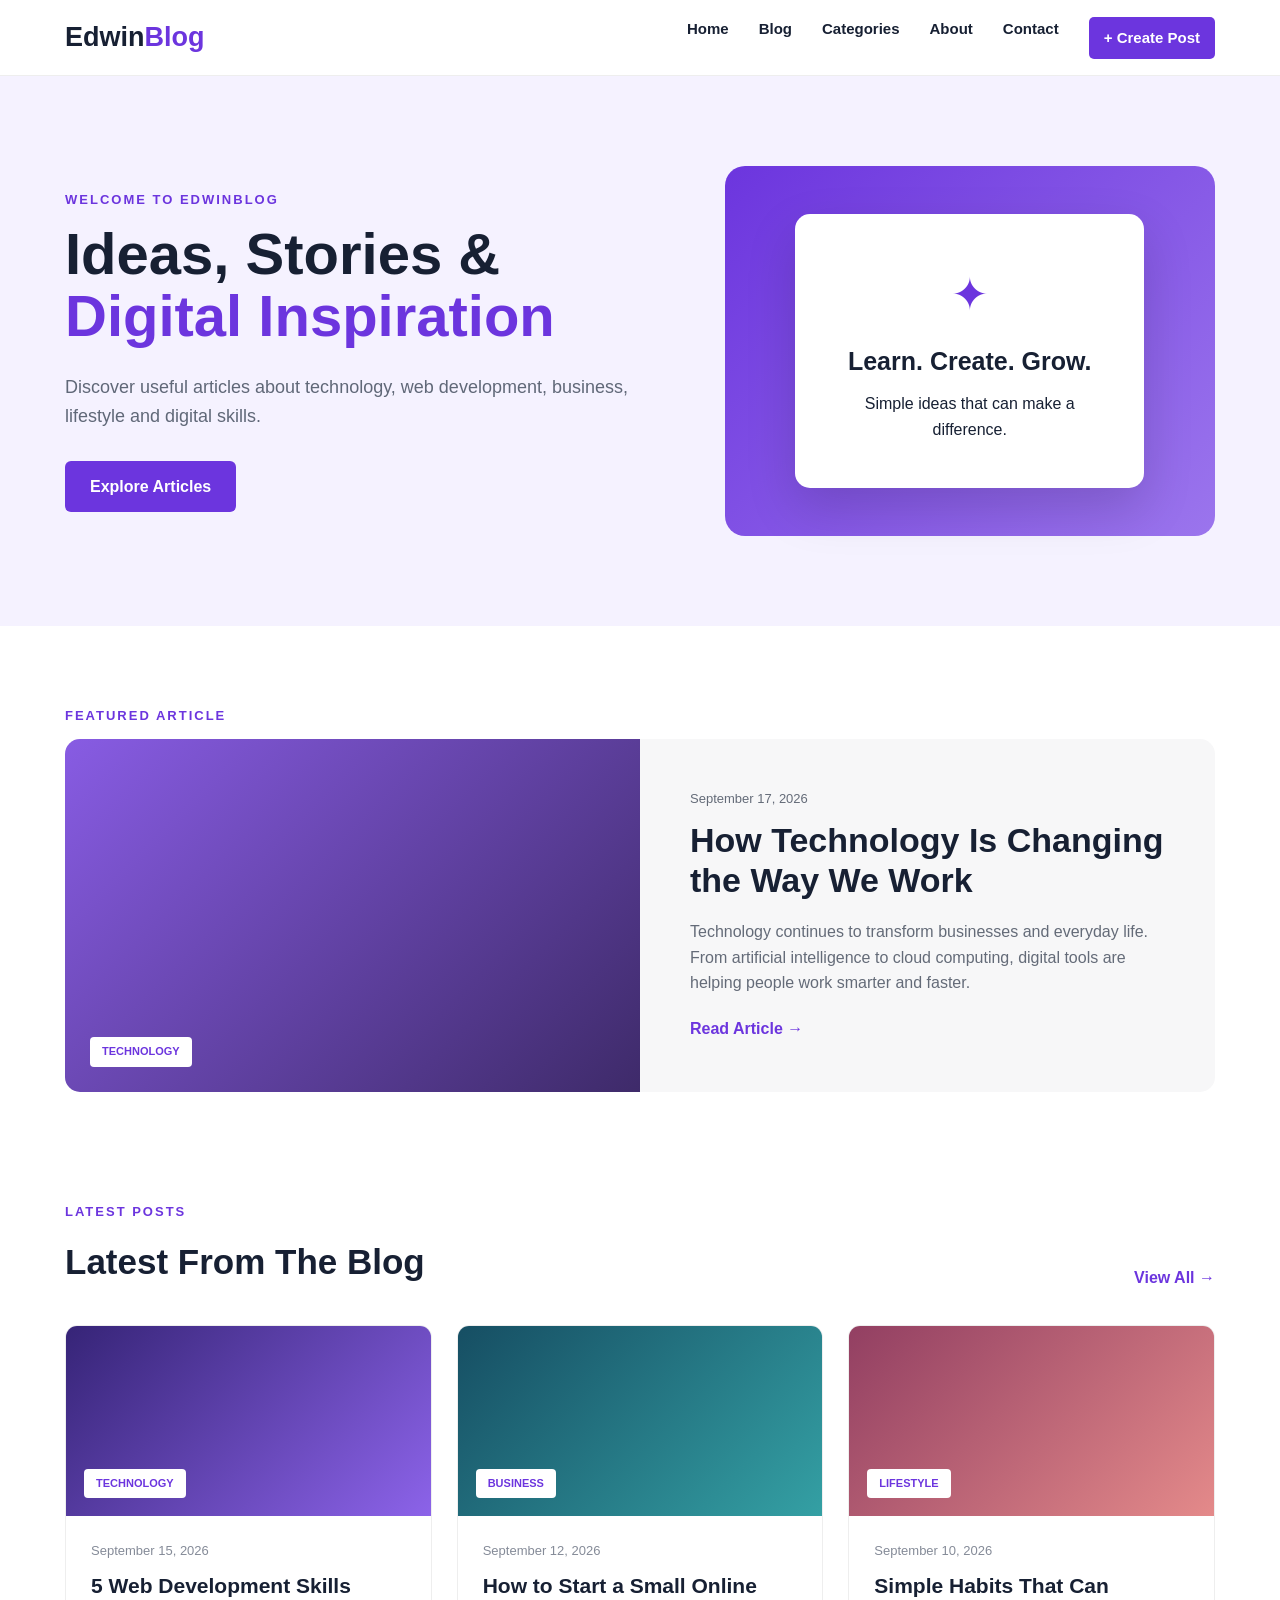
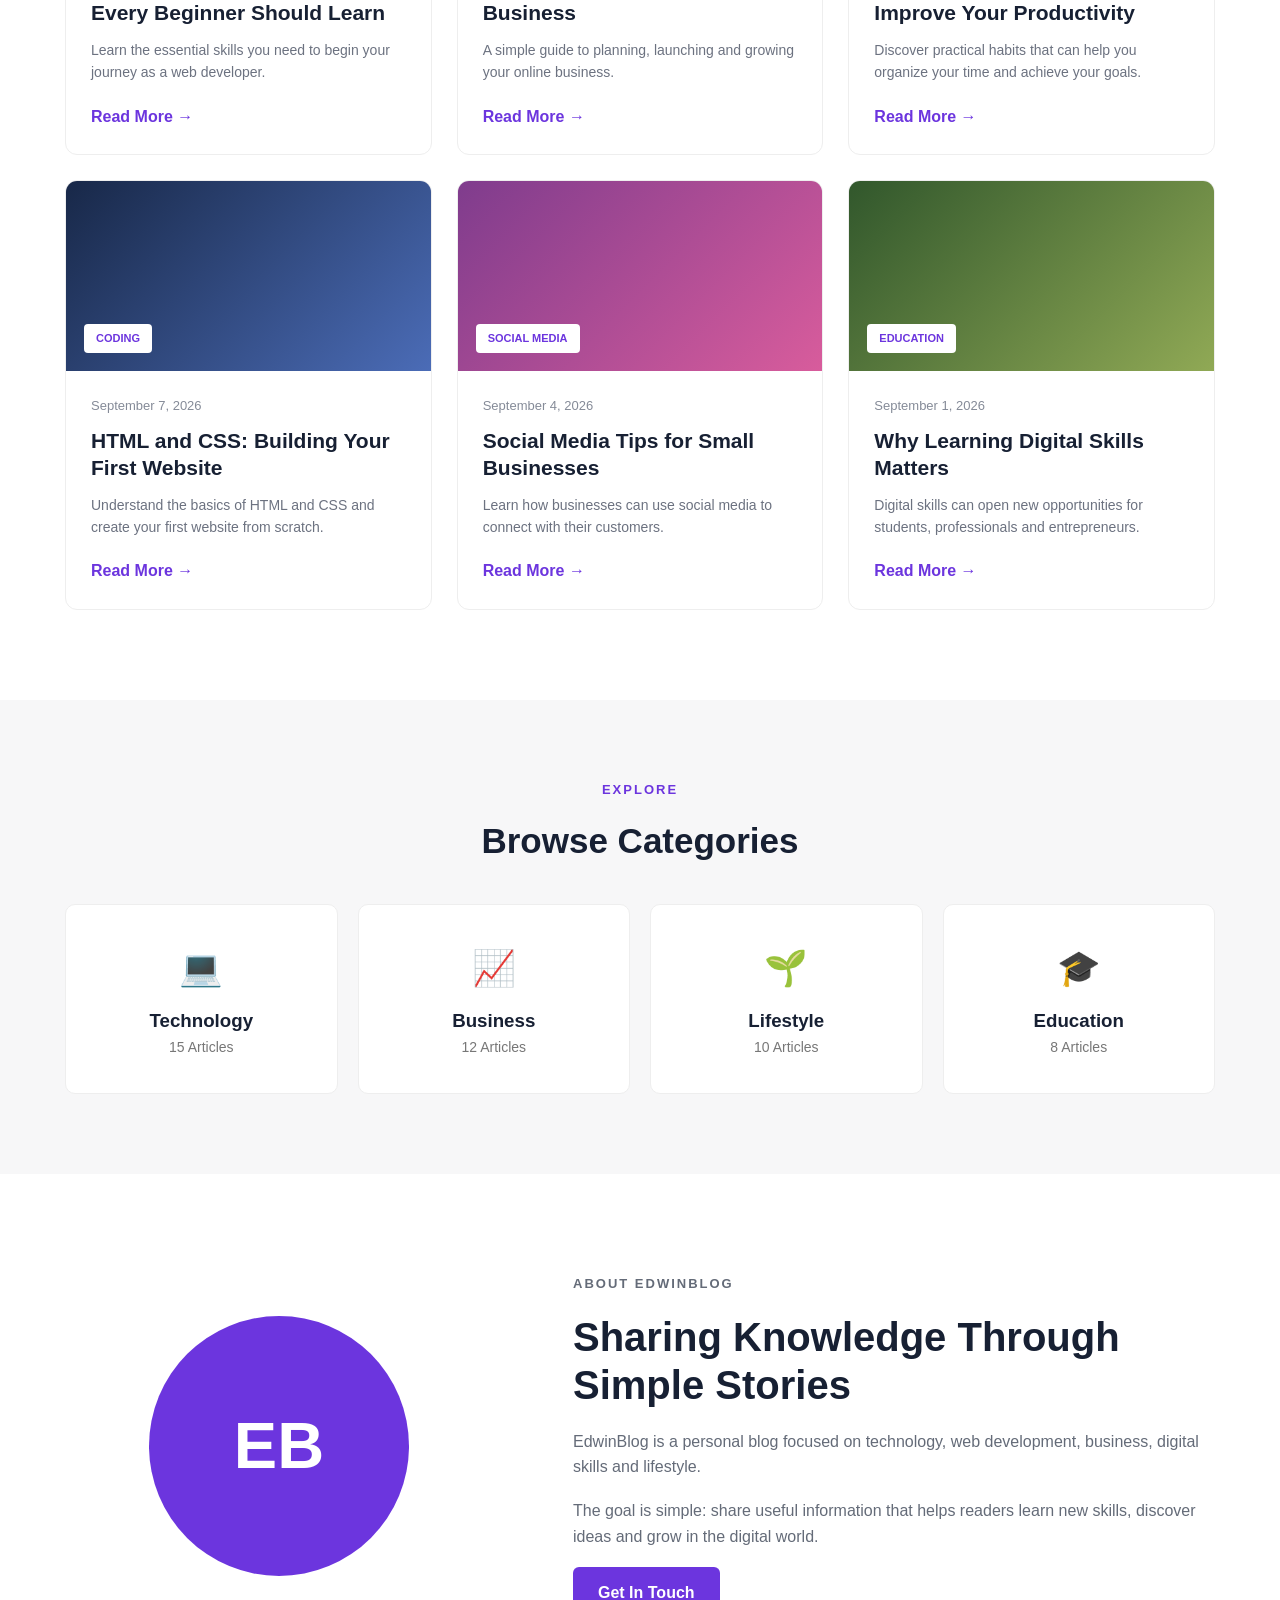
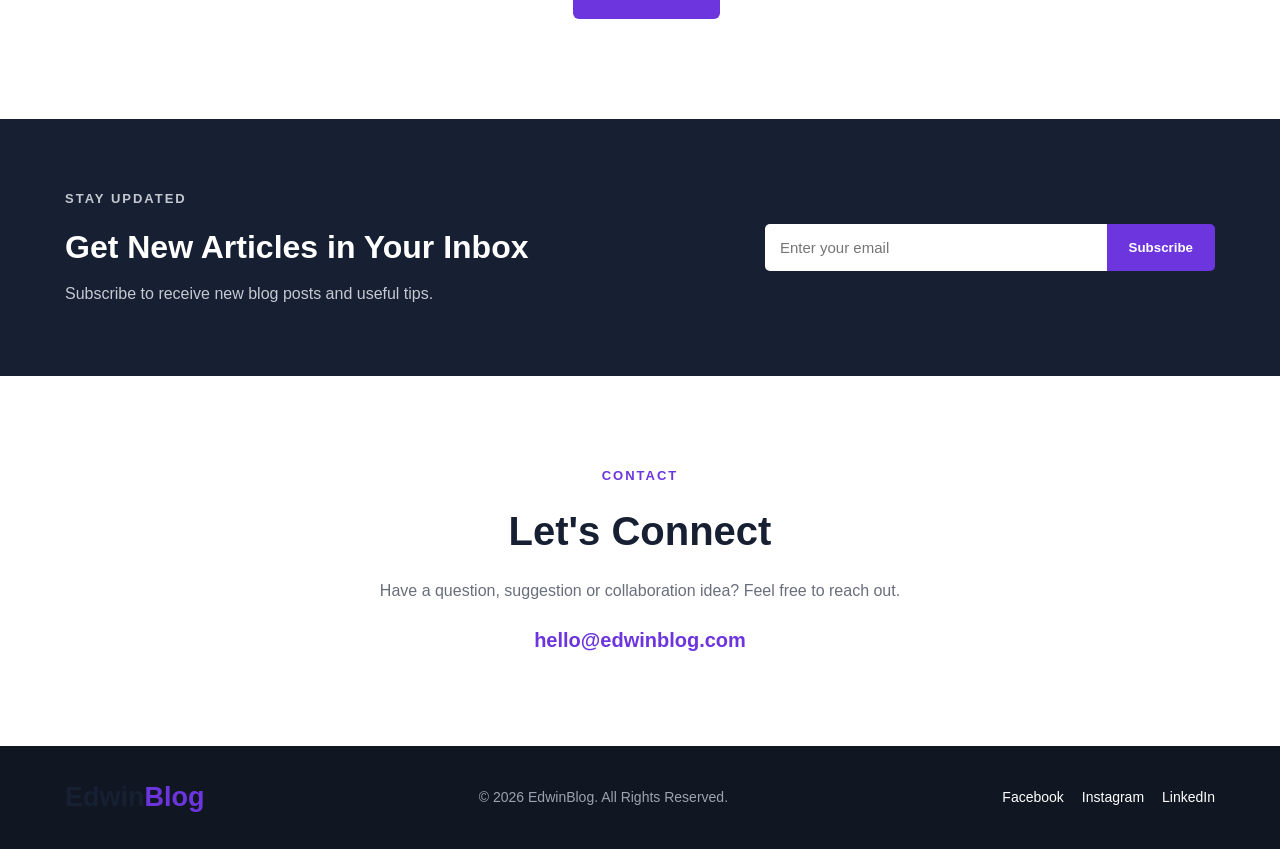
<file: index.html>
<!doctype html>
<html lang="en">
  <head>
    <meta charset="UTF-8" />
    <meta name="viewport" content="width=device-width, initial-scale=1.0" />

    <title>EdwinBlog | Ideas, Technology & Lifestyle</title>

    <link rel="stylesheet" href="style.css" />
  </head>

  <body>
    <!-- HEADER -->
    <header class="header">
      <div class="container nav-container">
        <div class="logo">Edwin<span>Blog</span></div>

        <nav class="navbar">
          <a href="#home">Home</a>
          <a href="#blog">Blog</a>
          <a href="#categories">Categories</a>
          <a href="#about">About</a>
          <a href="#contact">Contact</a>
          <a href="create-post.html" class="create-btn"> + Create Post </a>
        </nav>
      </div>
    </header>

    <!-- HERO -->
    <section class="hero" id="home">
      <div class="container hero-content">
        <div class="hero-text">
          <p class="small-title">WELCOME TO EDWINBLOG</p>

          <h1>
            Ideas, Stories &
            <span>Digital Inspiration</span>
          </h1>

          <p>
            Discover useful articles about technology, web development,
            business, lifestyle and digital skills.
          </p>

          <a href="#blog" class="hero-btn"> Explore Articles </a>
        </div>

        <div class="hero-image">
          <div class="hero-card">
            <span>✦</span>
            <h3>Learn. Create. Grow.</h3>
            <p>Simple ideas that can make a difference.</p>
          </div>
        </div>
      </div>
    </section>

    <!-- FEATURED POST -->
    <section class="featured">
      <div class="container">
        <p class="section-label">FEATURED ARTICLE</p>

        <div class="featured-box">
          <div class="featured-image">
            <span>TECHNOLOGY</span>
          </div>

          <div class="featured-content">
            <p class="date">September 17, 2026</p>

            <h2>How Technology Is Changing the Way We Work</h2>

            <p>
              Technology continues to transform businesses and everyday life.
              From artificial intelligence to cloud computing, digital tools are
              helping people work smarter and faster.
            </p>

            <a href="#" class="read-more"> Read Article → </a>
          </div>
        </div>
      </div>
    </section>

    <!-- BLOG -->
    <section class="blog" id="blog">
      <div class="container">
        <div class="section-heading">
          <div>
            <p class="section-label">LATEST POSTS</p>
            <h2>Latest From The Blog</h2>
          </div>

          <a href="#" class="view-all">View All →</a>
        </div>

        <div class="blog-grid">
          <!-- POST 1 -->
          <article class="blog-card">
            <div class="post-image technology">
              <span>TECHNOLOGY</span>
            </div>

            <div class="post-content">
              <p class="date">September 15, 2026</p>

              <h3>5 Web Development Skills Every Beginner Should Learn</h3>

              <p>
                Learn the essential skills you need to begin your journey as a
                web developer.
              </p>

              <a href="#" class="read-more"> Read More → </a>
            </div>
          </article>

          <!-- POST 2 -->
          <article class="blog-card">
            <div class="post-image business">
              <span>BUSINESS</span>
            </div>

            <div class="post-content">
              <p class="date">September 12, 2026</p>

              <h3>How to Start a Small Online Business</h3>

              <p>
                A simple guide to planning, launching and growing your online
                business.
              </p>

              <a href="#" class="read-more"> Read More → </a>
            </div>
          </article>

          <!-- POST 3 -->
          <article class="blog-card">
            <div class="post-image lifestyle">
              <span>LIFESTYLE</span>
            </div>

            <div class="post-content">
              <p class="date">September 10, 2026</p>

              <h3>Simple Habits That Can Improve Your Productivity</h3>

              <p>
                Discover practical habits that can help you organize your time
                and achieve your goals.
              </p>

              <a href="#" class="read-more"> Read More → </a>
            </div>
          </article>

          <!-- POST 4 -->
          <article class="blog-card">
            <div class="post-image coding">
              <span>CODING</span>
            </div>

            <div class="post-content">
              <p class="date">September 7, 2026</p>

              <h3>HTML and CSS: Building Your First Website</h3>

              <p>
                Understand the basics of HTML and CSS and create your first
                website from scratch.
              </p>

              <a href="#" class="read-more"> Read More → </a>
            </div>
          </article>

          <!-- POST 5 -->
          <article class="blog-card">
            <div class="post-image social">
              <span>SOCIAL MEDIA</span>
            </div>

            <div class="post-content">
              <p class="date">September 4, 2026</p>

              <h3>Social Media Tips for Small Businesses</h3>

              <p>
                Learn how businesses can use social media to connect with their
                customers.
              </p>

              <a href="#" class="read-more"> Read More → </a>
            </div>
          </article>

          <!-- POST 6 -->
          <article class="blog-card">
            <div class="post-image education">
              <span>EDUCATION</span>
            </div>

            <div class="post-content">
              <p class="date">September 1, 2026</p>

              <h3>Why Learning Digital Skills Matters</h3>

              <p>
                Digital skills can open new opportunities for students,
                professionals and entrepreneurs.
              </p>

              <a href="#" class="read-more"> Read More → </a>
            </div>
          </article>
        </div>
      </div>
    </section>

    <!-- CATEGORIES -->
    <section class="categories" id="categories">
      <div class="container">
        <div class="section-heading center">
          <p class="section-label">EXPLORE</p>
          <h2>Browse Categories</h2>
        </div>

        <div class="category-grid">
          <a href="#" class="category">
            <span>💻</span>
            <h3>Technology</h3>
            <p>15 Articles</p>
          </a>

          <a href="#" class="category">
            <span>📈</span>
            <h3>Business</h3>
            <p>12 Articles</p>
          </a>

          <a href="#" class="category">
            <span>🌱</span>
            <h3>Lifestyle</h3>
            <p>10 Articles</p>
          </a>

          <a href="#" class="category">
            <span>🎓</span>
            <h3>Education</h3>
            <p>8 Articles</p>
          </a>
        </div>
      </div>
    </section>

    <!-- ABOUT -->
    <section class="about" id="about">
      <div class="container about-content">
        <div class="about-image">
          <div class="about-circle">EB</div>
        </div>

        <div class="about-text">
          <p class="section-label">ABOUT EDWINBLOG</p>

          <h2>Sharing Knowledge Through Simple Stories</h2>

          <p>
            EdwinBlog is a personal blog focused on technology, web development,
            business, digital skills and lifestyle.
          </p>

          <p>
            The goal is simple: share useful information that helps readers
            learn new skills, discover ideas and grow in the digital world.
          </p>

          <a href="#contact" class="hero-btn"> Get In Touch </a>
        </div>
      </div>
    </section>

    <!-- NEWSLETTER -->
    <section class="newsletter">
      <div class="container newsletter-content">
        <div>
          <p class="section-label">STAY UPDATED</p>
          <h2>Get New Articles in Your Inbox</h2>
          <p>Subscribe to receive new blog posts and useful tips.</p>
        </div>

        <form>
          <input type="email" placeholder="Enter your email" required />

          <button type="submit">Subscribe</button>
        </form>
      </div>
    </section>

    <!-- CONTACT -->
    <section class="contact" id="contact">
      <div class="container contact-content">
        <p class="section-label">CONTACT</p>

        <h2>Let's Connect</h2>

        <p>
          Have a question, suggestion or collaboration idea? Feel free to reach
          out.
        </p>

        <a href="mailto:hello@edwinblog.com" class="contact-email">
          hello@edwinblog.com
        </a>
      </div>
    </section>

    <!-- FOOTER -->
    <footer>
      <div class="container footer-content">
        <div class="logo">Edwin<span>Blog</span></div>

        <p>© 2026 EdwinBlog. All Rights Reserved.</p>

        <div class="social-links">
          <a href="#">Facebook</a>
          <a href="#">Instagram</a>
          <a href="#">LinkedIn</a>
        </div>
      </div>
    </footer>
  </body>
</html>
</file>
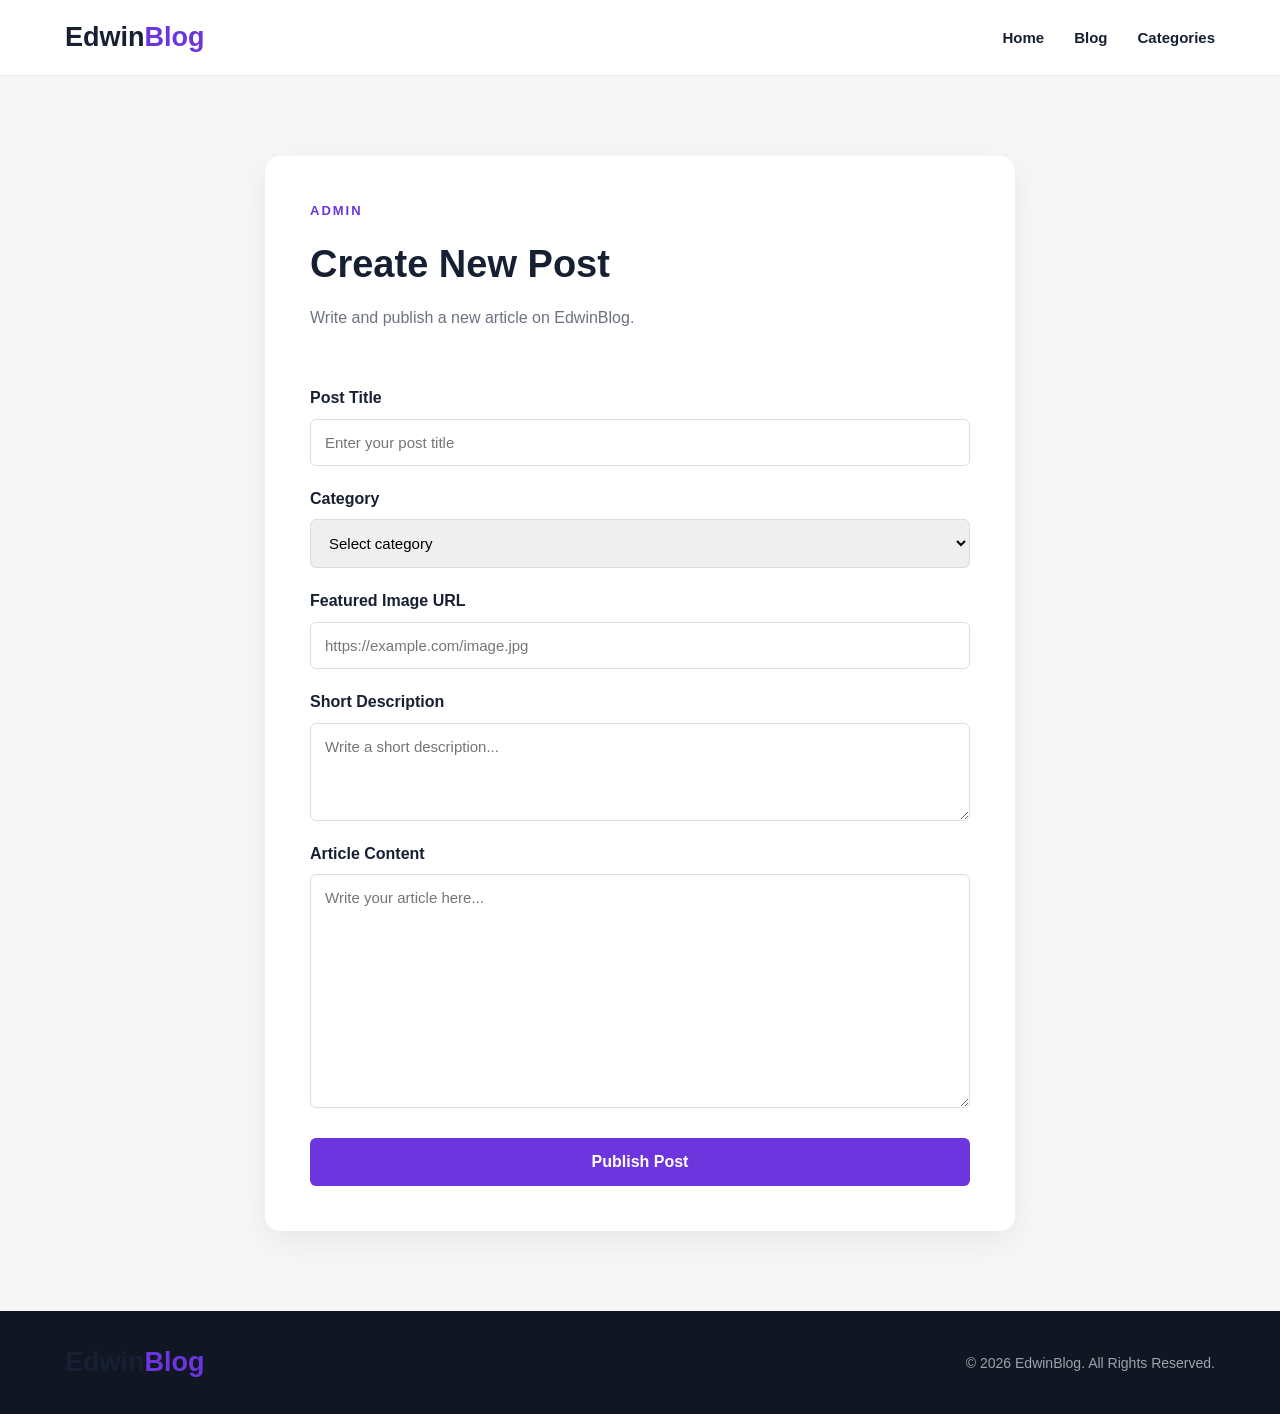
<file: create-post.html>
<!doctype html>
<html lang="en">
  <head>
    <meta charset="UTF-8" />

    <meta name="viewport" content="width=device-width, initial-scale=1.0" />

    <title>Create Post | EdwinBlog</title>

    <link rel="stylesheet" href="style.css" />
  </head>

  <body>
    <!-- HEADER -->

    <header class="header">
      <div class="container nav-container">
        <div class="logo">Edwin<span>Blog</span></div>

        <nav class="navbar">
          <a href="index.html">Home</a>
          <a href="index.html#blog">Blog</a>
          <a href="index.html#categories"> Categories </a>
        </nav>
      </div>
    </header>

    <!-- CREATE POST -->

    <section class="create-post">
      <div class="create-container">
        <p class="section-label">ADMIN</p>

        <h1>Create New Post</h1>

        <p class="create-description">
          Write and publish a new article on EdwinBlog.
        </p>

        <form id="postForm">
          <!-- TITLE -->

          <label for="postTitle"> Post Title </label>

          <input
            type="text"
            id="postTitle"
            placeholder="Enter your post title"
            required
          />

          <!-- CATEGORY -->

          <label for="postCategory"> Category </label>

          <select id="postCategory" required>
            <option value="">Select category</option>

            <option value="Technology">Technology</option>

            <option value="Business">Business</option>

            <option value="Lifestyle">Lifestyle</option>

            <option value="Education">Education</option>

            <option value="Coding">Coding</option>

            <option value="Social Media">Social Media</option>
          </select>

          <!-- IMAGE -->

          <label for="postImage"> Featured Image URL </label>

          <input
            type="url"
            id="postImage"
            placeholder="https://example.com/image.jpg"
          />

          <!-- DESCRIPTION -->

          <label for="postDescription"> Short Description </label>

          <textarea
            id="postDescription"
            rows="4"
            placeholder="Write a short description..."
            required
          ></textarea>

          <!-- ARTICLE -->

          <label for="postContent"> Article Content </label>

          <textarea
            id="postContent"
            rows="12"
            placeholder="Write your article here..."
            required
          ></textarea>

          <!-- BUTTON -->

          <button type="submit" class="publish-btn">Publish Post</button>
        </form>

        <div id="message"></div>
      </div>
    </section>

    <footer>
      <div class="container footer-content">
        <div class="logo">Edwin<span>Blog</span></div>

        <p>© 2026 EdwinBlog. All Rights Reserved.</p>
      </div>
    </footer>

    <script src="script.js"></script>
  </body>
</html>
</file>
<file: style.css>
* {
  margin: 0;
  padding: 0;
  box-sizing: border-box;
}

html {
  scroll-behavior: smooth;
}

body {
  font-family: Arial, Helvetica, sans-serif;
  color: #172033;
  background: #ffffff;
  line-height: 1.6;
}

a {
  text-decoration: none;
  color: inherit;
}

.container {
  width: 90%;
  max-width: 1150px;
  margin: auto;
}

/* ================= HEADER ================= */

.header {
  background: #ffffff;
  border-bottom: 1px solid #eeeeee;
  position: sticky;
  top: 0;
  z-index: 1000;
}

.nav-container {
  min-height: 75px;
  display: flex;
  align-items: center;
  justify-content: space-between;
}

.logo {
  font-size: 27px;
  font-weight: 800;
  color: #172033;
}

.logo span {
  color: #6c35de;
}

.navbar {
  display: flex;
  gap: 30px;
}

.navbar a {
  font-size: 15px;
  font-weight: 600;
  transition: 0.3s;
}

.navbar a:hover {
  color: #6c35de;
}

/* ================= HERO ================= */

.hero {
  background: #f5f2ff;
  padding: 90px 0;
}

.hero-content {
  display: grid;
  grid-template-columns: 1.1fr 0.9fr;
  gap: 60px;
  align-items: center;
}

.small-title,
.section-label {
  color: #6c35de;
  font-size: 13px;
  font-weight: 800;
  letter-spacing: 2px;
  margin-bottom: 12px;
}

.hero h1 {
  font-size: 58px;
  line-height: 1.08;
  margin-bottom: 25px;
}

.hero h1 span {
  color: #6c35de;
}

.hero-text > p:not(.small-title) {
  font-size: 18px;
  max-width: 580px;
  color: #606878;
  margin-bottom: 30px;
}

.hero-btn {
  display: inline-block;
  background: #6c35de;
  color: white;
  padding: 13px 25px;
  border-radius: 6px;
  font-weight: 700;
  transition: 0.3s;
}

.hero-btn:hover {
  transform: translateY(-2px);
  opacity: 0.9;
}

.hero-image {
  min-height: 370px;
  display: flex;
  align-items: center;
  justify-content: center;
  background: linear-gradient(135deg, #6c35de, #9b75ed);
  border-radius: 20px;
  padding: 40px;
}

.hero-card {
  background: white;
  padding: 45px;
  border-radius: 15px;
  text-align: center;
  width: 85%;
  box-shadow: 0 20px 50px rgba(0, 0, 0, 0.15);
}

.hero-card span {
  font-size: 45px;
  color: #6c35de;
}

.hero-card h3 {
  font-size: 25px;
  margin: 10px 0;
}

/* ================= FEATURED ================= */

.featured {
  padding: 80px 0 50px;
}

.featured-box {
  display: grid;
  grid-template-columns: 1fr 1fr;
  border-radius: 15px;
  overflow: hidden;
  background: #f7f7f8;
}

.featured-image {
  min-height: 350px;
  background: linear-gradient(
    135deg,
    rgba(108, 53, 222, 0.8),
    rgba(42, 20, 90, 0.9)
  );
  display: flex;
  align-items: flex-end;
  padding: 25px;
}

.featured-image span,
.post-image span {
  background: white;
  color: #6c35de;
  padding: 6px 12px;
  font-size: 11px;
  font-weight: 800;
  border-radius: 4px;
}

.featured-content {
  padding: 50px;
}

.date {
  color: #858b98;
  font-size: 13px;
  margin-bottom: 10px;
}

.featured-content h2 {
  font-size: 34px;
  line-height: 1.2;
  margin-bottom: 18px;
}

.featured-content p {
  color: #646b78;
}

.read-more {
  display: inline-block;
  color: #6c35de;
  font-weight: 700;
  margin-top: 20px;
}

/* ================= BLOG ================= */

.blog {
  padding: 60px 0 90px;
}

.section-heading {
  display: flex;
  justify-content: space-between;
  align-items: end;
  margin-bottom: 35px;
}

.section-heading h2 {
  font-size: 35px;
}

.view-all {
  color: #6c35de;
  font-weight: 700;
}

.blog-grid {
  display: grid;
  grid-template-columns: repeat(3, 1fr);
  gap: 25px;
}

.blog-card {
  border: 1px solid #eeeeee;
  border-radius: 12px;
  overflow: hidden;
  background: white;
  transition: 0.3s;
}

.blog-card:hover {
  transform: translateY(-6px);
  box-shadow: 0 15px 35px rgba(0, 0, 0, 0.08);
}

.post-image {
  height: 190px;
  display: flex;
  align-items: flex-end;
  padding: 18px;
}

.technology {
  background: linear-gradient(135deg, #362477, #8c63e9);
}

.business {
  background: linear-gradient(135deg, #164e63, #34a0a4);
}

.lifestyle {
  background: linear-gradient(135deg, #923f62, #e48a8a);
}

.coding {
  background: linear-gradient(135deg, #182848, #4b6cb7);
}

.social {
  background: linear-gradient(135deg, #7f3c8d, #d85c9c);
}

.education {
  background: linear-gradient(135deg, #31572c, #90a955);
}

.post-content {
  padding: 25px;
}

.post-content h3 {
  font-size: 21px;
  line-height: 1.3;
  margin-bottom: 12px;
}

.post-content > p:not(.date) {
  color: #6c7280;
  font-size: 14px;
}

/* ================= CATEGORIES ================= */

.categories {
  padding: 80px 0;
  background: #f7f7f8;
}

.center {
  text-align: center;
  display: block;
}

.category-grid {
  display: grid;
  grid-template-columns: repeat(4, 1fr);
  gap: 20px;
  margin-top: 35px;
}

.category {
  background: white;
  padding: 35px 20px;
  text-align: center;
  border-radius: 10px;
  border: 1px solid #eeeeee;
  transition: 0.3s;
}

.category:hover {
  transform: translateY(-5px);
  border-color: #6c35de;
}

.category span {
  font-size: 35px;
}

.category h3 {
  margin-top: 10px;
}

.category p {
  color: #777;
  font-size: 14px;
}

/* ================= ABOUT ================= */

.about {
  padding: 100px 0;
}

.about-content {
  display: grid;
  grid-template-columns: 0.8fr 1.2fr;
  gap: 80px;
  align-items: center;
}

.about-image {
  display: flex;
  justify-content: center;
}

.about-circle {
  width: 260px;
  height: 260px;
  border-radius: 50%;
  background: #6c35de;
  color: white;
  display: flex;
  justify-content: center;
  align-items: center;
  font-size: 65px;
  font-weight: 800;
}

.about-text h2 {
  font-size: 40px;
  line-height: 1.2;
  margin-bottom: 20px;
}

.about-text p {
  color: #646b78;
  margin-bottom: 18px;
}

/* ================= NEWSLETTER ================= */

.newsletter {
  background: #172033;
  color: white;
  padding: 70px 0;
}

.newsletter-content {
  display: flex;
  justify-content: space-between;
  align-items: center;
  gap: 40px;
}

.newsletter h2 {
  font-size: 32px;
  margin-bottom: 8px;
}

.newsletter p {
  color: #c4c8d0;
}

.newsletter form {
  display: flex;
  width: 450px;
}

.newsletter input {
  flex: 1;
  padding: 15px;
  border: none;
  outline: none;
  border-radius: 5px 0 0 5px;
  font-size: 15px;
}

.newsletter button {
  border: none;
  padding: 15px 22px;
  background: #6c35de;
  color: white;
  font-weight: 700;
  border-radius: 0 5px 5px 0;
  cursor: pointer;
}

/* ================= CONTACT ================= */

.contact {
  text-align: center;
  padding: 90px 0;
}

.contact h2 {
  font-size: 40px;
  margin-bottom: 15px;
}

.contact-content > p:not(.section-label) {
  color: #686e7b;
  max-width: 550px;
  margin: 0 auto 20px;
}

.contact-email {
  color: #6c35de;
  font-size: 20px;
  font-weight: 700;
}

/* ================= FOOTER ================= */

footer {
  background: #101622;
  color: white;
  padding: 30px 0;
}

.footer-content {
  display: flex;
  justify-content: space-between;
  align-items: center;
  gap: 20px;
}

.footer-content p {
  color: #9da3ae;
  font-size: 14px;
}

.social-links {
  display: flex;
  gap: 18px;
  font-size: 14px;
}

.social-links a:hover {
  color: #9b75ed;
}

/* ================= RESPONSIVE ================= */

@media (max-width: 900px) {
  .navbar {
    gap: 15px;
  }

  .hero-content {
    grid-template-columns: 1fr;
  }

  .hero h1 {
    font-size: 45px;
  }

  .featured-box {
    grid-template-columns: 1fr;
  }

  .blog-grid {
    grid-template-columns: repeat(2, 1fr);
  }

  .category-grid {
    grid-template-columns: repeat(2, 1fr);
  }

  .about-content {
    grid-template-columns: 1fr;
    text-align: center;
  }

  .newsletter-content {
    flex-direction: column;
    text-align: center;
  }
}

@media (max-width: 650px) {
  .nav-container {
    flex-direction: column;
    padding: 20px 0;
    gap: 15px;
  }

  .navbar {
    flex-wrap: wrap;
    justify-content: center;
  }

  .hero {
    padding: 60px 0;
  }

  .hero h1 {
    font-size: 38px;
  }

  .hero-image {
    min-height: 280px;
  }

  .blog-grid {
    grid-template-columns: 1fr;
  }

  .category-grid {
    grid-template-columns: 1fr;
  }

  .featured-content {
    padding: 30px;
  }

  .featured-content h2 {
    font-size: 28px;
  }

  .section-heading {
    align-items: flex-start;
    gap: 15px;
    flex-direction: column;
  }

  .newsletter form {
    width: 100%;
    flex-direction: column;
    gap: 10px;
  }

  .newsletter input,
  .newsletter button {
    border-radius: 5px;
    width: 100%;
  }

  .footer-content {
    flex-direction: column;
    text-align: center;
  }

  .social-links {
    justify-content: center;
  }
}

/* ================= CREATE POST ================= */

.create-post {
  background: #f7f7f8;
  min-height: 80vh;
  padding: 80px 0;
}

.create-container {
  width: 90%;
  max-width: 750px;
  margin: auto;
  background: white;
  padding: 45px;
  border-radius: 15px;
  box-shadow: 0 10px 35px rgba(0, 0, 0, 0.07);
}

.create-container h1 {
  font-size: 38px;
  margin-bottom: 10px;
}

.create-description {
  color: #6c7280;
  margin-bottom: 35px;
}

#postForm {
  display: flex;
  flex-direction: column;
}

#postForm label {
  font-weight: 700;
  margin-bottom: 8px;
  margin-top: 20px;
}

#postForm input,
#postForm select,
#postForm textarea {
  width: 100%;
  padding: 14px;
  border: 1px solid #dddddd;
  border-radius: 6px;
  font-family: inherit;
  font-size: 15px;
  outline: none;
}

#postForm input:focus,
#postForm select:focus,
#postForm textarea:focus {
  border-color: #6c35de;
}

#postForm textarea {
  resize: vertical;
}

.publish-btn {
  margin-top: 30px;
  padding: 15px;
  border: none;
  border-radius: 6px;
  background: #6c35de;
  color: white;
  font-size: 16px;
  font-weight: 700;
  cursor: pointer;
}

.publish-btn:hover {
  opacity: 0.9;
}

.create-btn {
  background: #6c35de;
  color: white !important;
  padding: 9px 15px;
  border-radius: 5px;
}

.success-message {
  margin-top: 25px;
  padding: 20px;
  background: #e9f8ee;
  border-radius: 6px;
  color: #20743b;
  font-weight: 600;
}

.success-message a {
  color: #6c35de;
}

/* MOBILE */

@media (max-width: 650px) {
  .create-container {
    padding: 25px;
  }

  .create-container h1 {
    font-size: 30px;
  }

  .create-btn {
    padding: 7px 10px;
  }
}
</file>
